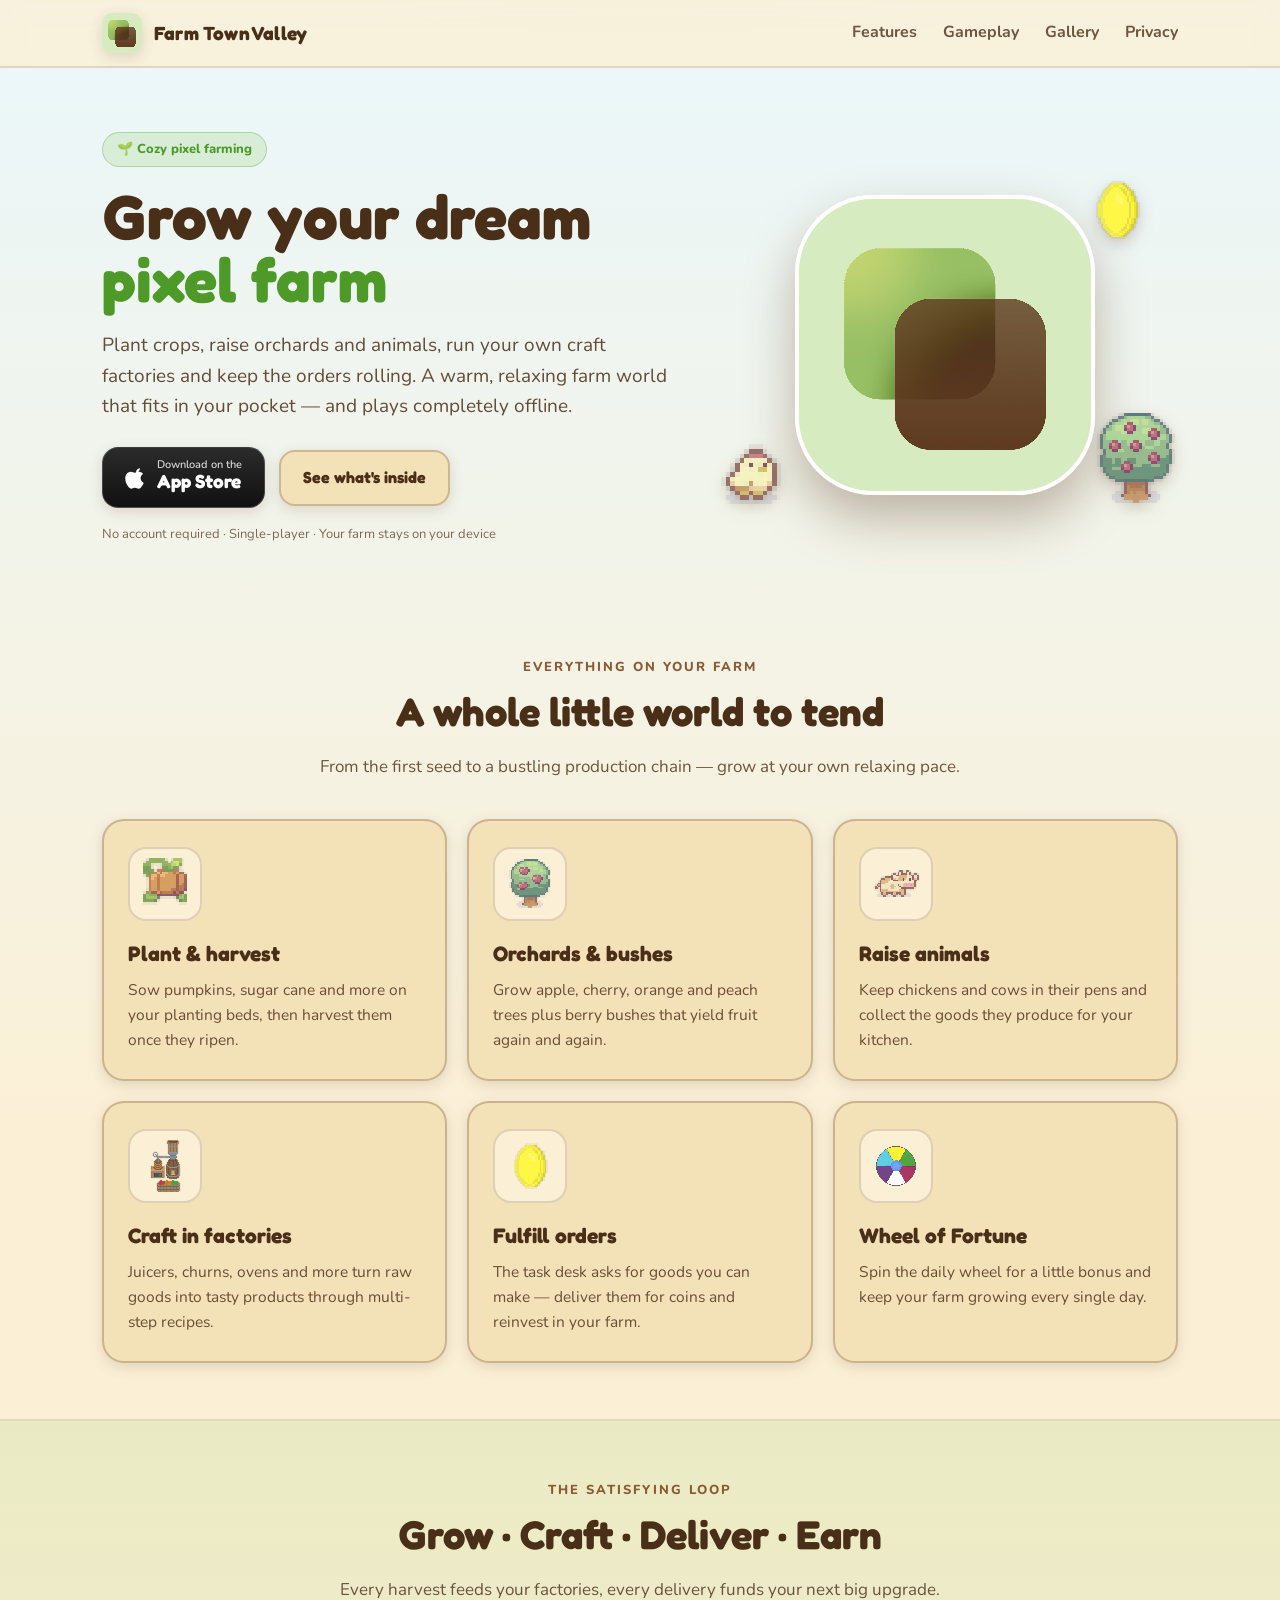
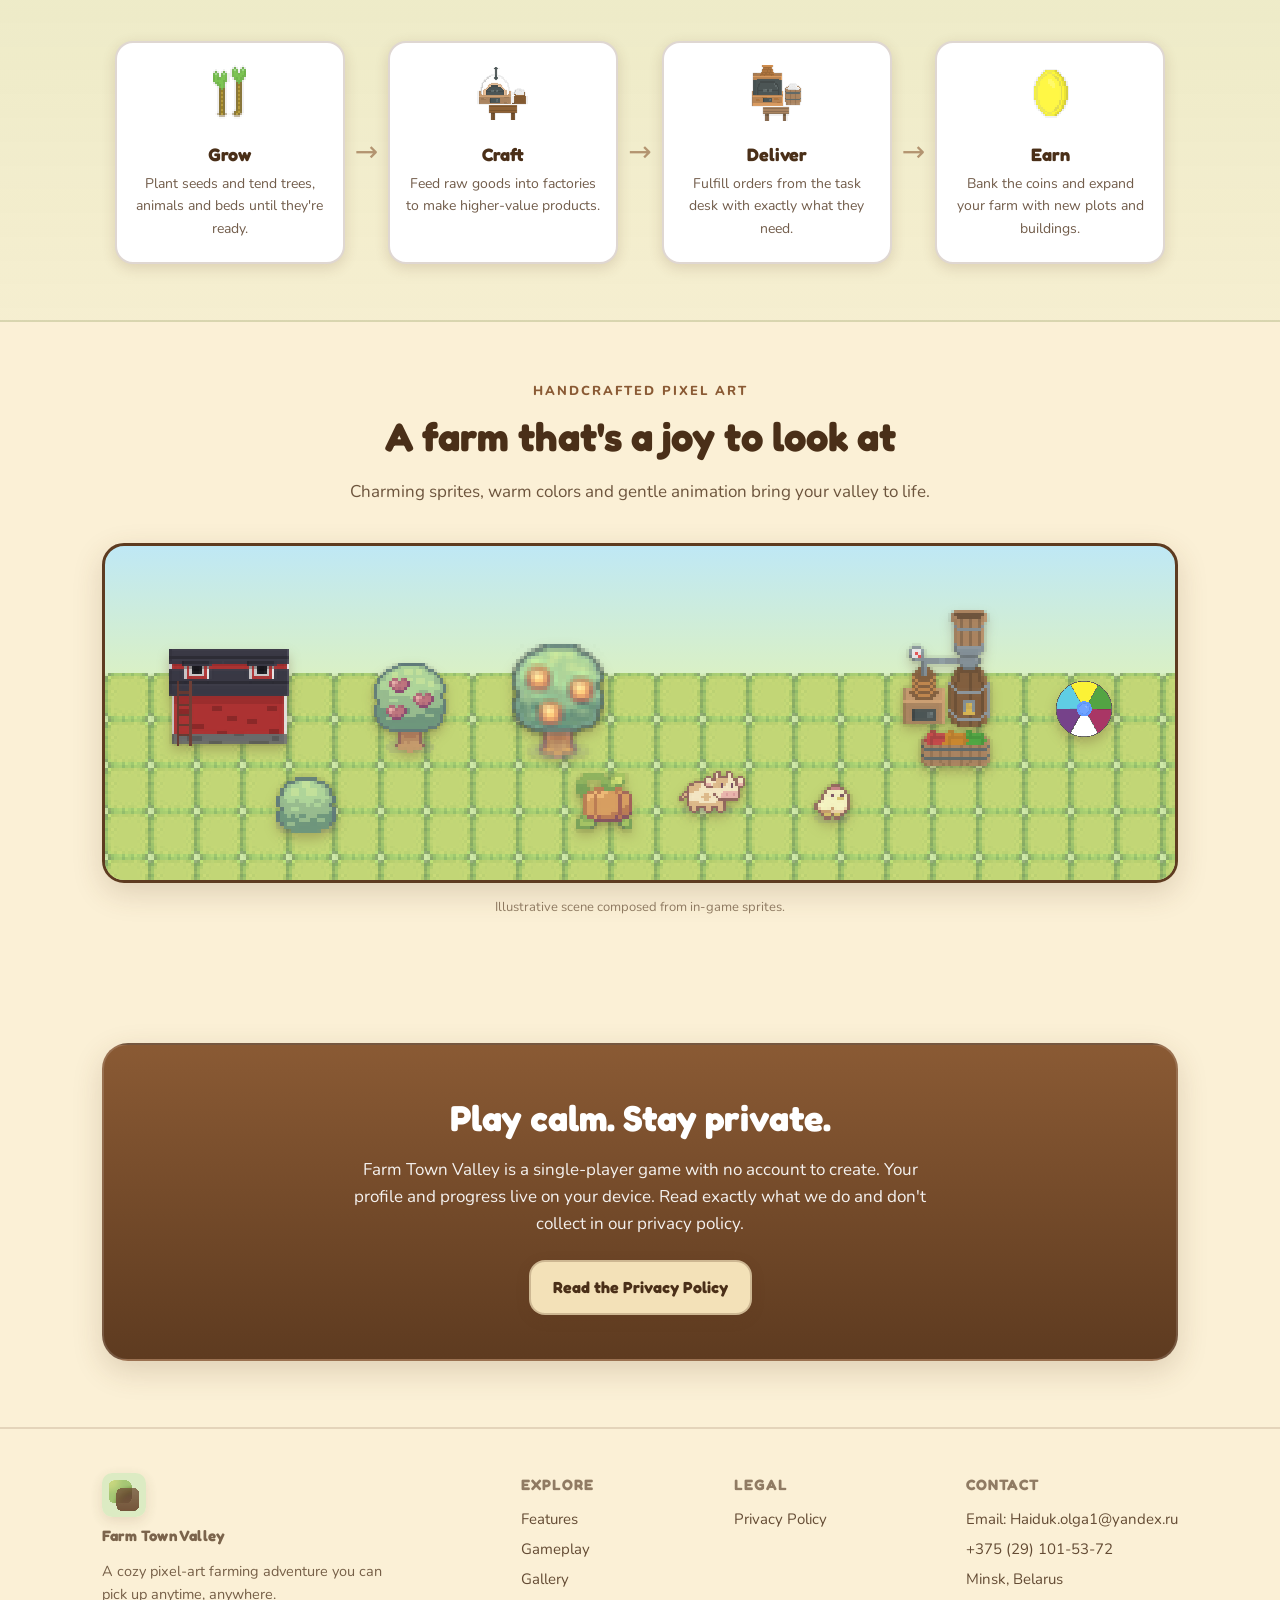
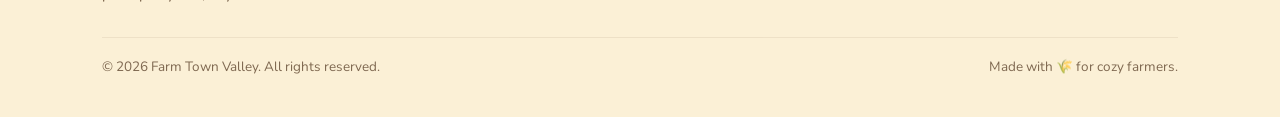
<file: index.html>
<!DOCTYPE html>
<html lang="en">
<head>
    <meta charset="UTF-8" />
    <meta name="viewport" content="width=device-width, initial-scale=1.0" />
    <title>Farm Town Valley — Build your cozy pixel farm</title>
    <meta name="description" content="Farm Town Valley is a cozy pixel-art farming game. Plant crops, grow orchards, raise animals, run craft factories and fulfill orders — right in your pocket, fully offline." />
    <meta property="og:title" content="Farm Town Valley" />
    <meta property="og:description" content="Plant, harvest, craft and grow your dream farm in this cozy pixel-art world." />
    <meta property="og:type" content="website" />
    <link rel="icon" type="image/png" href="assets/icon.png" />
    <link rel="preconnect" href="https://fonts.googleapis.com" />
    <link rel="preconnect" href="https://fonts.gstatic.com" crossorigin />
    <link href="https://fonts.googleapis.com/css2?family=Fredoka:wght@500;600;700&family=Nunito:wght@600;700;800&display=swap" rel="stylesheet" />
    <link rel="stylesheet" href="styles.css" />
</head>
<body>

    <!-- Навигация -->
    <header class="nav">
        <div class="wrap nav-inner">
            <a class="brand" href="index.html">
                <img class="pixel" src="assets/icon.png" alt="Farm Town Valley icon" />
                <span class="brand-name">Farm Town Valley</span>
            </a>
            <nav class="nav-links">
                <a href="#features">Features</a>
                <a href="#gameplay">Gameplay</a>
                <a href="#gallery">Gallery</a>
                <a href="privacy.html">Privacy</a>
            </nav>
        </div>
    </header>

    <!-- Hero -->
    <section class="hero">
        <div class="wrap hero-grid">
            <div class="hero-copy">
                <span class="badge-pill">🌱 Cozy pixel farming</span>
                <h1>Grow your dream <span class="accent">pixel farm</span></h1>
                <p class="lead">
                    Plant crops, raise orchards and animals, run your own craft factories and
                    keep the orders rolling. A warm, relaxing farm world that fits in your pocket —
                    and plays completely offline.
                </p>
                <div class="hero-actions">
                    <a class="btn btn-appstore" href="https://apps.apple.com/us/app/id6817821781" aria-label="Download on the App Store">
                        <svg width="22" height="22" viewBox="0 0 24 24" fill="#fff" aria-hidden="true">
                            <path d="M16.365 1.43c0 1.14-.417 2.2-1.25 3.07-.9.94-2.02 1.5-3.06 1.41-.13-1.1.42-2.26 1.22-3.09.86-.9 2.13-1.53 3.09-1.55.03.05.03.1 0 .16zM20.5 17.1c-.56 1.29-.83 1.86-1.55 3-.99 1.55-2.39 3.48-4.12 3.5-1.54.02-1.94-1-4.03-1-2.09.01-2.53 1.02-4.07 1-1.73-.02-3.05-1.77-4.04-3.31-2.77-4.32-3.06-9.39-1.35-12.08 1.21-1.92 3.12-3.04 4.92-3.04 1.83 0 2.98 1 4.49 1 1.47 0 2.36-1 4.48-1 1.6 0 3.3.87 4.51 2.38-3.96 2.17-3.32 7.82.33 9.55z"/>
                        </svg>
                        <span>
                            <span class="sub">Download on the</span>
                            <span class="big">App Store</span>
                        </span>
                    </a>
                    <a class="btn btn-ghost" href="#features">See what's inside</a>
                </div>
                <p class="hero-note">No account required · Single-player · Your farm stays on your device</p>
            </div>

            <div class="hero-art">
                <img class="app-icon pixel" src="assets/icon.png" alt="Farm Town Valley app icon" />
                <img class="float c pixel" src="assets/coin.png" alt="" />
                <img class="float chk pixel" src="assets/chicken.png" alt="" />
                <img class="float tree pixel" src="assets/cherry_tree.png" alt="" />
            </div>
        </div>
    </section>

    <!-- Фичи -->
    <section id="features">
        <div class="wrap">
            <div class="section-head">
                <span class="eyebrow">Everything on your farm</span>
                <h2>A whole little world to tend</h2>
                <p>From the first seed to a bustling production chain — grow at your own relaxing pace.</p>
            </div>

            <div class="features">
                <article class="card">
                    <div class="ico"><img class="pixel" src="assets/pumpkin_plant.png" alt="" /></div>
                    <h3>Plant &amp; harvest</h3>
                    <p>Sow pumpkins, sugar cane and more on your planting beds, then harvest them once they ripen.</p>
                </article>

                <article class="card">
                    <div class="ico"><img class="pixel" src="assets/apple_tree.png" alt="" /></div>
                    <h3>Orchards &amp; bushes</h3>
                    <p>Grow apple, cherry, orange and peach trees plus berry bushes that yield fruit again and again.</p>
                </article>

                <article class="card">
                    <div class="ico"><img class="pixel" src="assets/cow.png" alt="" /></div>
                    <h3>Raise animals</h3>
                    <p>Keep chickens and cows in their pens and collect the goods they produce for your kitchen.</p>
                </article>

                <article class="card">
                    <div class="ico"><img class="pixel" src="assets/juicer.png" alt="" /></div>
                    <h3>Craft in factories</h3>
                    <p>Juicers, churns, ovens and more turn raw goods into tasty products through multi-step recipes.</p>
                </article>

                <article class="card">
                    <div class="ico"><img class="pixel" src="assets/coin.png" alt="" /></div>
                    <h3>Fulfill orders</h3>
                    <p>The task desk asks for goods you can make — deliver them for coins and reinvest in your farm.</p>
                </article>

                <article class="card">
                    <div class="ico"><img class="pixel" src="assets/wheel.png" alt="" /></div>
                    <h3>Wheel of Fortune</h3>
                    <p>Spin the daily wheel for a little bonus and keep your farm growing every single day.</p>
                </article>
            </div>
        </div>
    </section>

    <!-- Игровой цикл -->
    <section class="loop-band" id="gameplay">
        <div class="wrap">
            <div class="section-head">
                <span class="eyebrow">The satisfying loop</span>
                <h2>Grow · Craft · Deliver · Earn</h2>
                <p>Every harvest feeds your factories, every delivery funds your next big upgrade.</p>
            </div>

            <div class="loop">
                <div class="loop-step">
                    <img class="pixel" src="assets/sugarcane_plant.png" alt="" />
                    <h4>Grow</h4>
                    <p>Plant seeds and tend trees, animals and beds until they're ready.</p>
                </div>
                <div class="loop-arrow">→</div>
                <div class="loop-step">
                    <img class="pixel" src="assets/oven.png" alt="" />
                    <h4>Craft</h4>
                    <p>Feed raw goods into factories to make higher-value products.</p>
                </div>
                <div class="loop-arrow">→</div>
                <div class="loop-step">
                    <img class="pixel" src="assets/pie_oven.png" alt="" />
                    <h4>Deliver</h4>
                    <p>Fulfill orders from the task desk with exactly what they need.</p>
                </div>
                <div class="loop-arrow">→</div>
                <div class="loop-step">
                    <img class="pixel" src="assets/coin.png" alt="" />
                    <h4>Earn</h4>
                    <p>Bank the coins and expand your farm with new plots and buildings.</p>
                </div>
            </div>
        </div>
    </section>

    <!-- Витрина -->
    <section id="gallery">
        <div class="wrap">
            <div class="section-head">
                <span class="eyebrow">Handcrafted pixel art</span>
                <h2>A farm that's a joy to look at</h2>
                <p>Charming sprites, warm colors and gentle animation bring your valley to life.</p>
            </div>

            <div class="scene" aria-hidden="true">
                <div class="ground"></div>
                <img class="sprite pixel" src="assets/barn.png"          style="width:120px; left:6%;  bottom:40%;" alt="" />
                <img class="sprite pixel" src="assets/apple_tree.png"    style="width:96px;  left:24%; bottom:38%;" alt="" />
                <img class="sprite pixel" src="assets/orange_tree.png"   style="width:92px;  left:38%; bottom:36%;" alt="" />
                <img class="sprite pixel" src="assets/cow.png"           style="width:78px;  left:53%; bottom:20%;" alt="" />
                <img class="sprite pixel" src="assets/chicken.png"       style="width:52px;  left:66%; bottom:16%;" alt="" />
                <img class="sprite pixel" src="assets/juicer.png"        style="width:96px;  left:74%; bottom:34%;" alt="" />
                <img class="sprite pixel" src="assets/bush.png"          style="width:60px;  left:16%; bottom:14%;" alt="" />
                <img class="sprite pixel" src="assets/pumpkin_plant.png" style="width:56px;  left:44%; bottom:12%;" alt="" />
                <img class="sprite pixel" src="assets/wheel.png"         style="width:74px;  left:88%; bottom:40%;" alt="" />
            </div>
            <p class="gallery-note">Illustrative scene composed from in-game sprites.</p>
        </div>
    </section>

    <!-- Приватность -->
    <section class="privacy-band">
        <div class="wrap">
            <div class="privacy-card">
                <h2>Play calm. Stay private.</h2>
                <p>
                    Farm Town Valley is a single-player game with no account to create. Your profile and
                    progress live on your device. Read exactly what we do and don't collect in our
                    privacy policy.
                </p>
                <a class="btn btn-ghost" href="privacy.html">Read the Privacy Policy</a>
            </div>
        </div>
    </section>

    <!-- Футер -->
    <footer class="footer">
        <div class="wrap">
            <div class="footer-grid">
                <div class="footer-col" style="max-width:280px;">
                    <a class="brand" href="index.html" style="margin-bottom:12px;">
                        <img class="pixel" src="assets/icon.png" alt="Farm Town Valley icon" />
                        <span class="brand-name">Farm Town Valley</span>
                    </a>
                    <p style="opacity:0.75; font-size:14.5px; margin:0;">
                        A cozy pixel-art farming adventure you can pick up anytime, anywhere.
                    </p>
                </div>

                <div class="footer-col">
                    <h5>Explore</h5>
                    <a href="#features">Features</a>
                    <a href="#gameplay">Gameplay</a>
                    <a href="#gallery">Gallery</a>
                </div>

                <div class="footer-col">
                    <h5>Legal</h5>
                    <a href="privacy.html">Privacy Policy</a>
                </div>

                <div class="footer-col">
                    <h5>Contact</h5>
                    <span>Email: Haiduk.olga1@yandex.ru</span>
                    <a href="tel:+375291015372">+375 (29) 101-53-72</a>
                    <span>Minsk, Belarus</span>
                </div>
            </div>

            <div class="footer-bottom">
                <span>© 2026 Farm Town Valley. All rights reserved.</span>
                <span>Made with 🌾 for cozy farmers.</span>
            </div>
        </div>
    </footer>

</body>
</html>
</file>
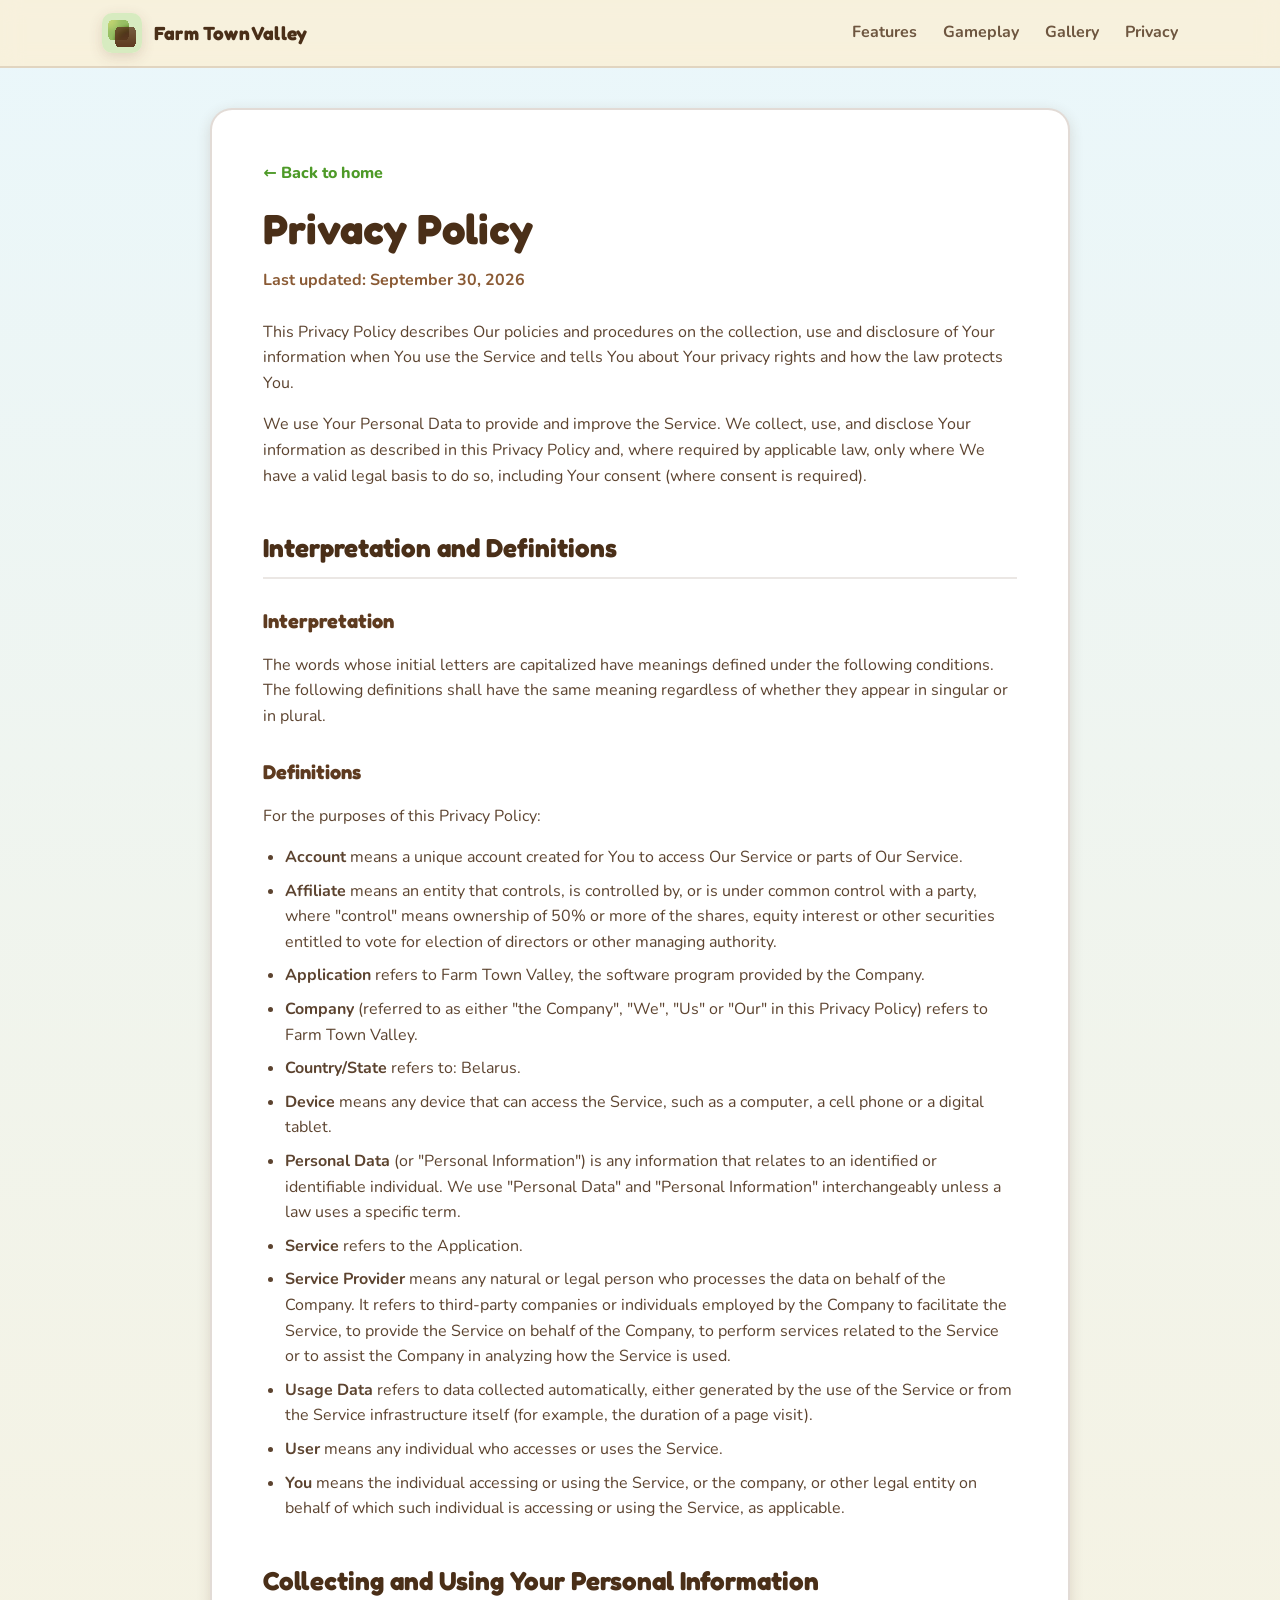
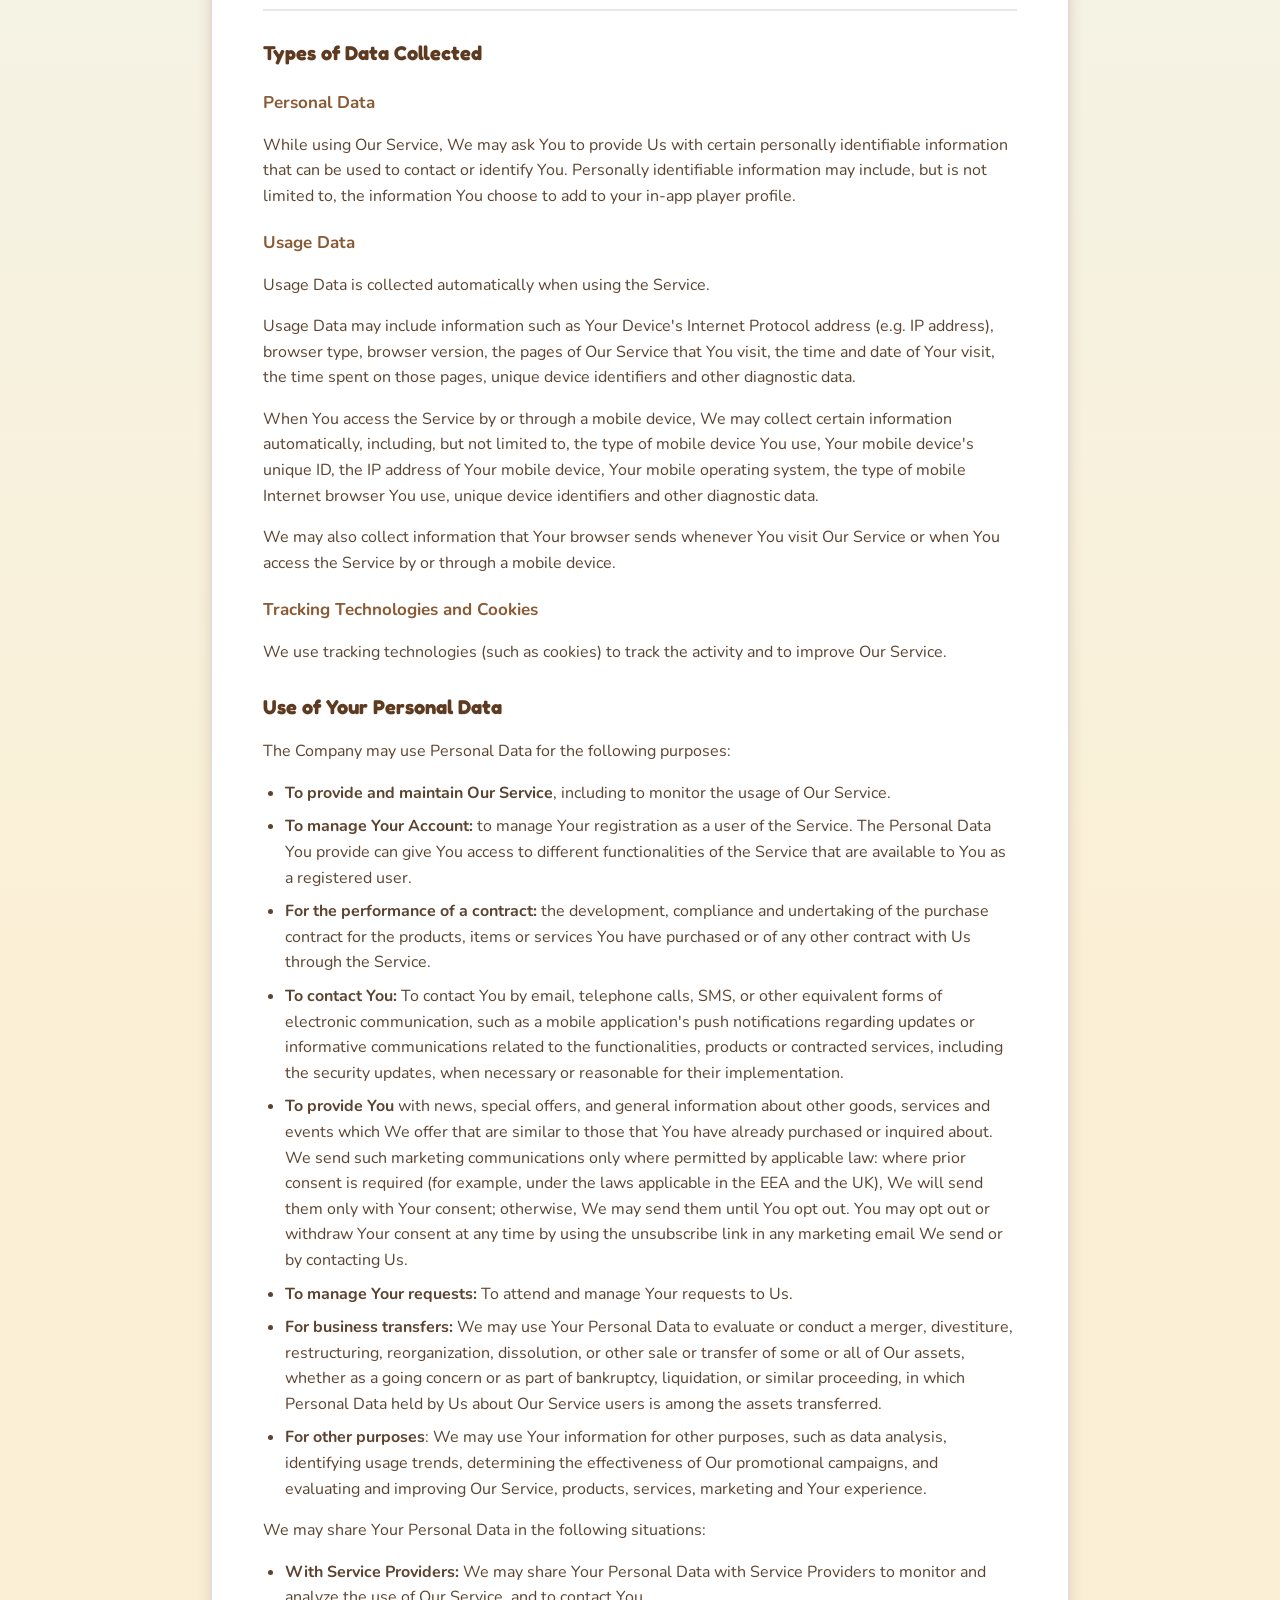
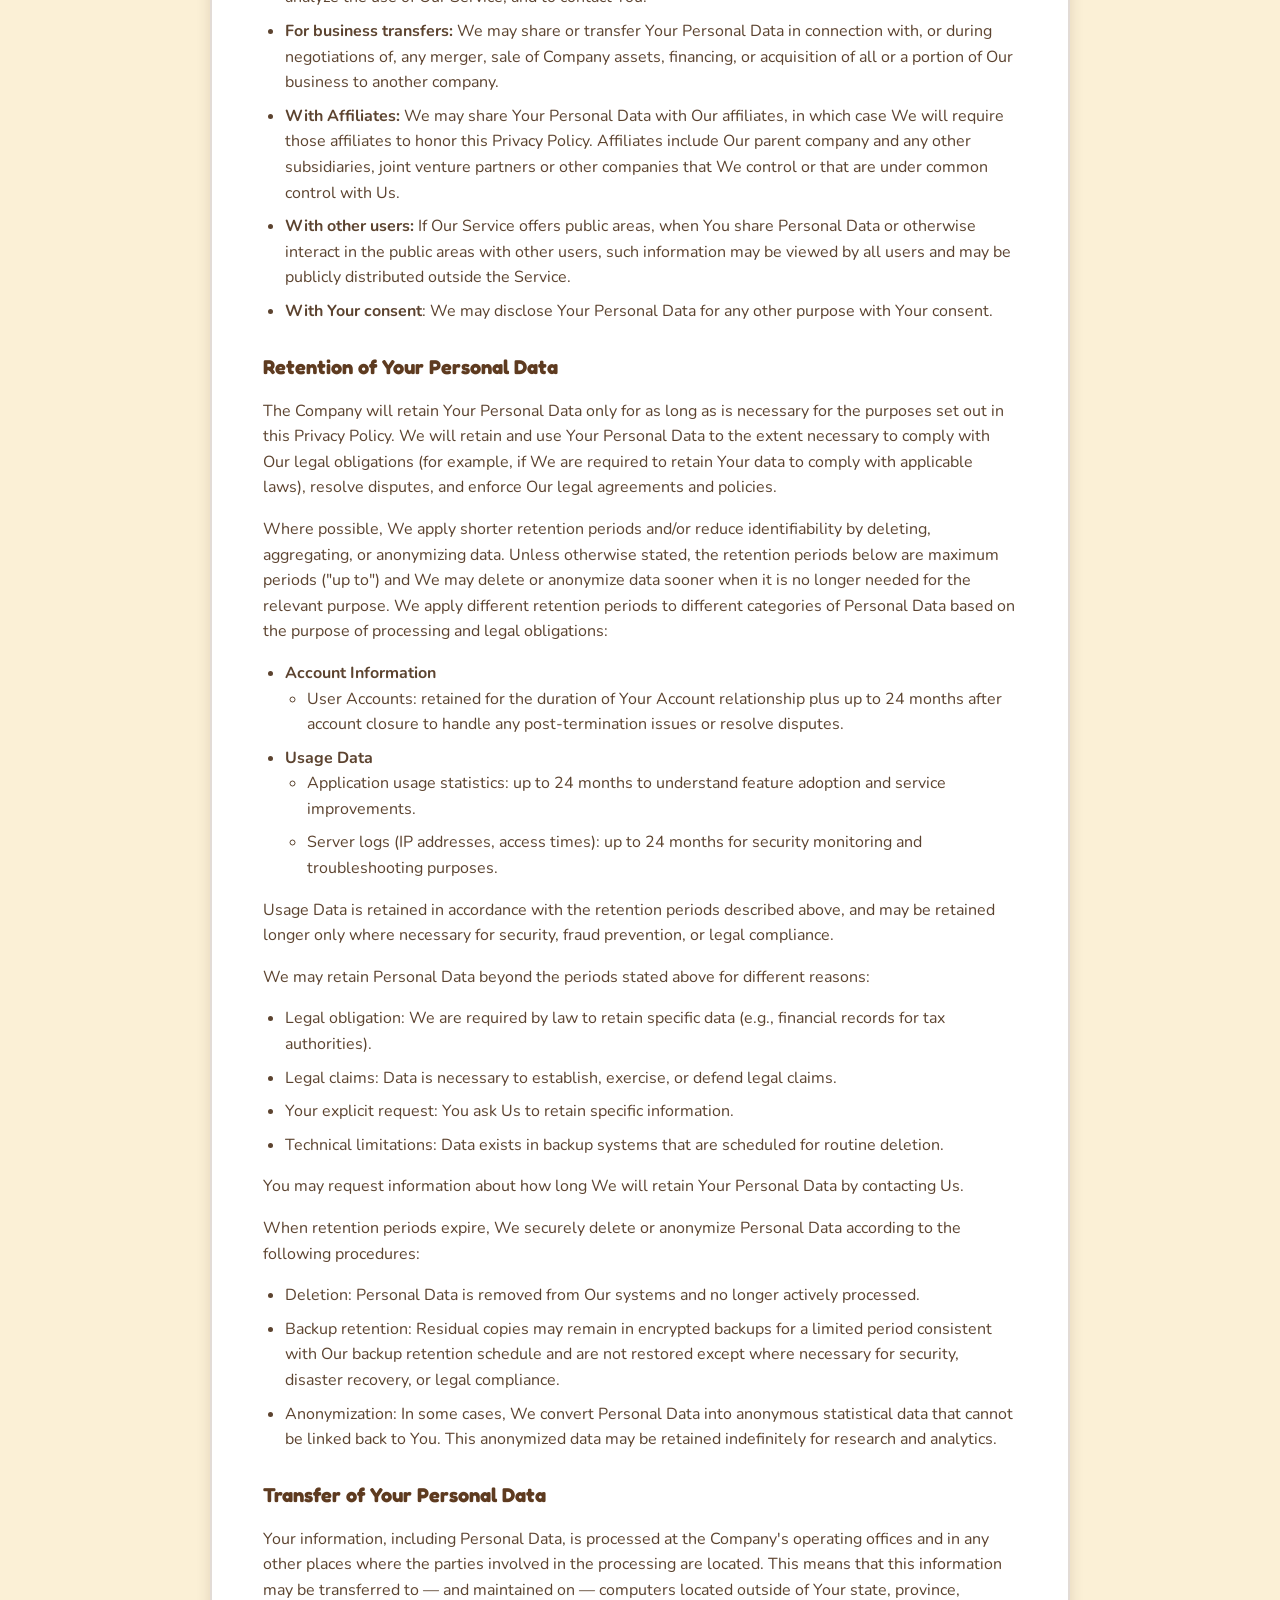
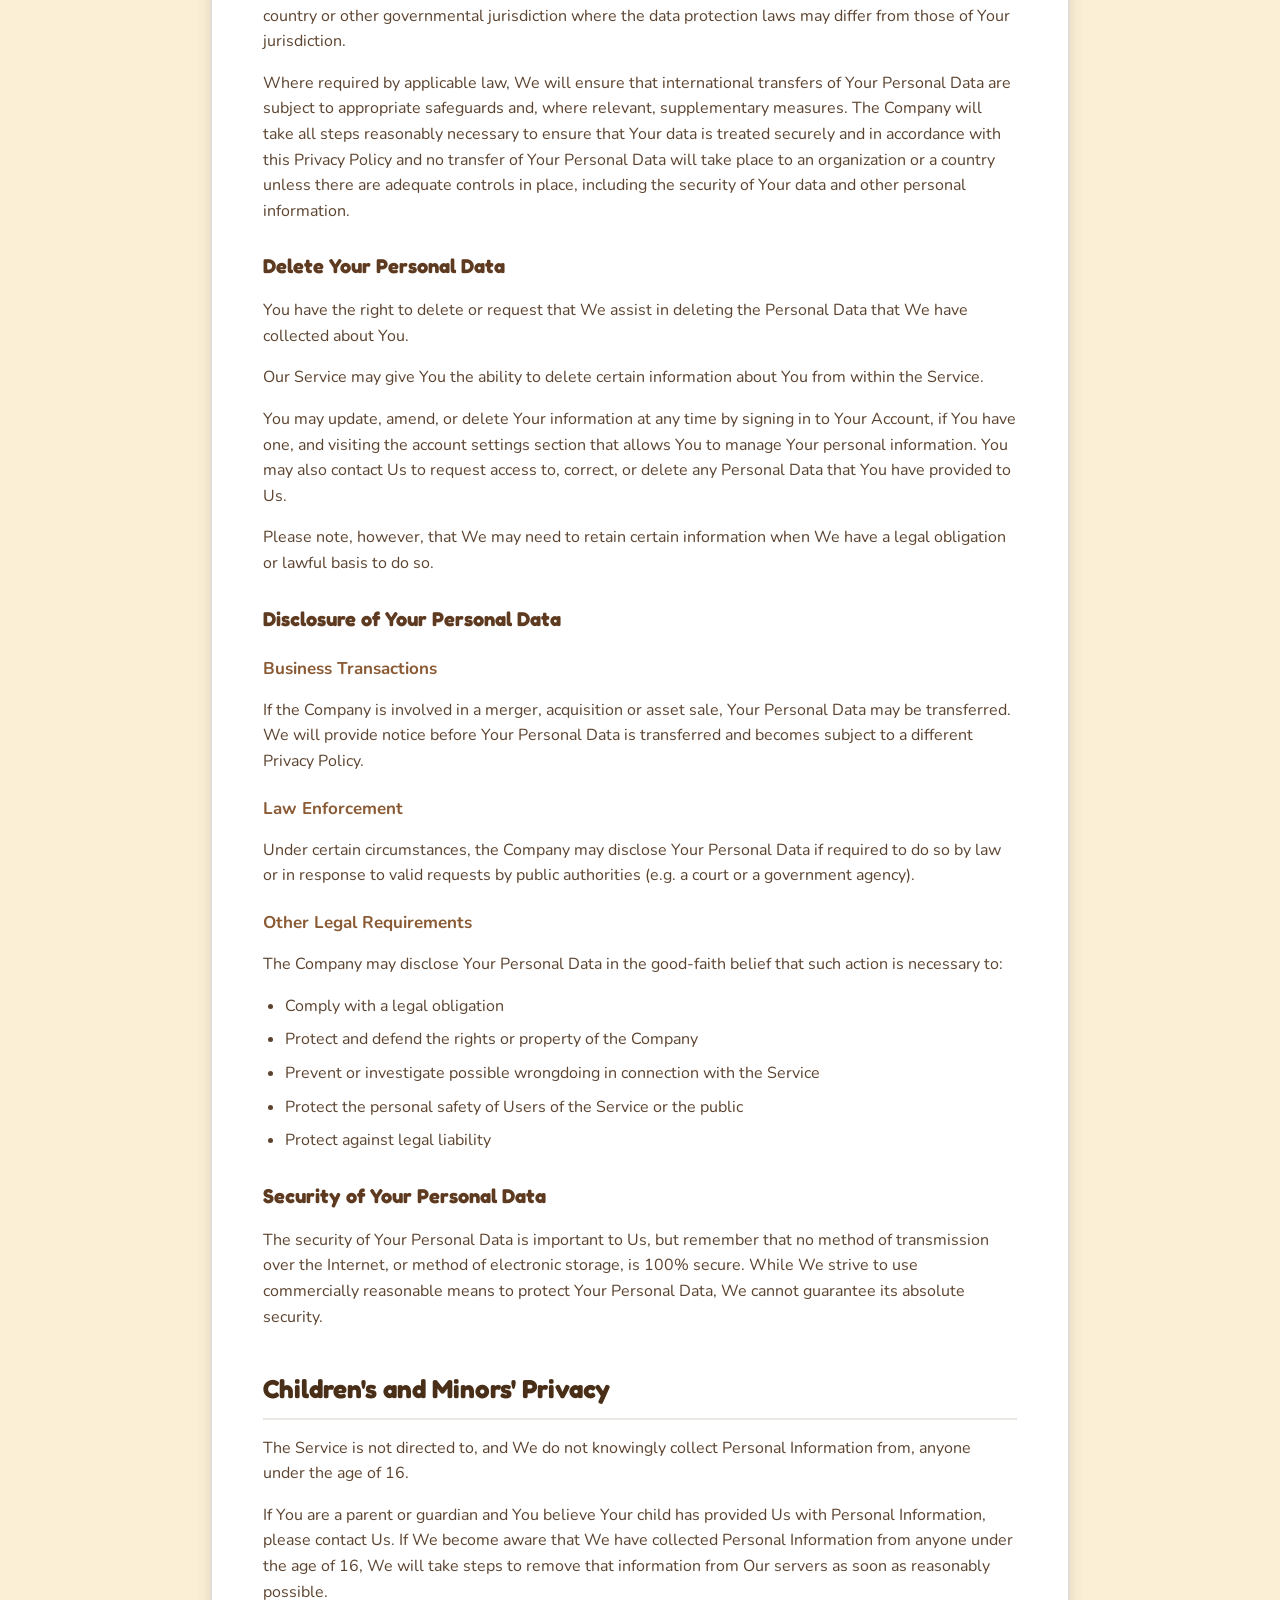
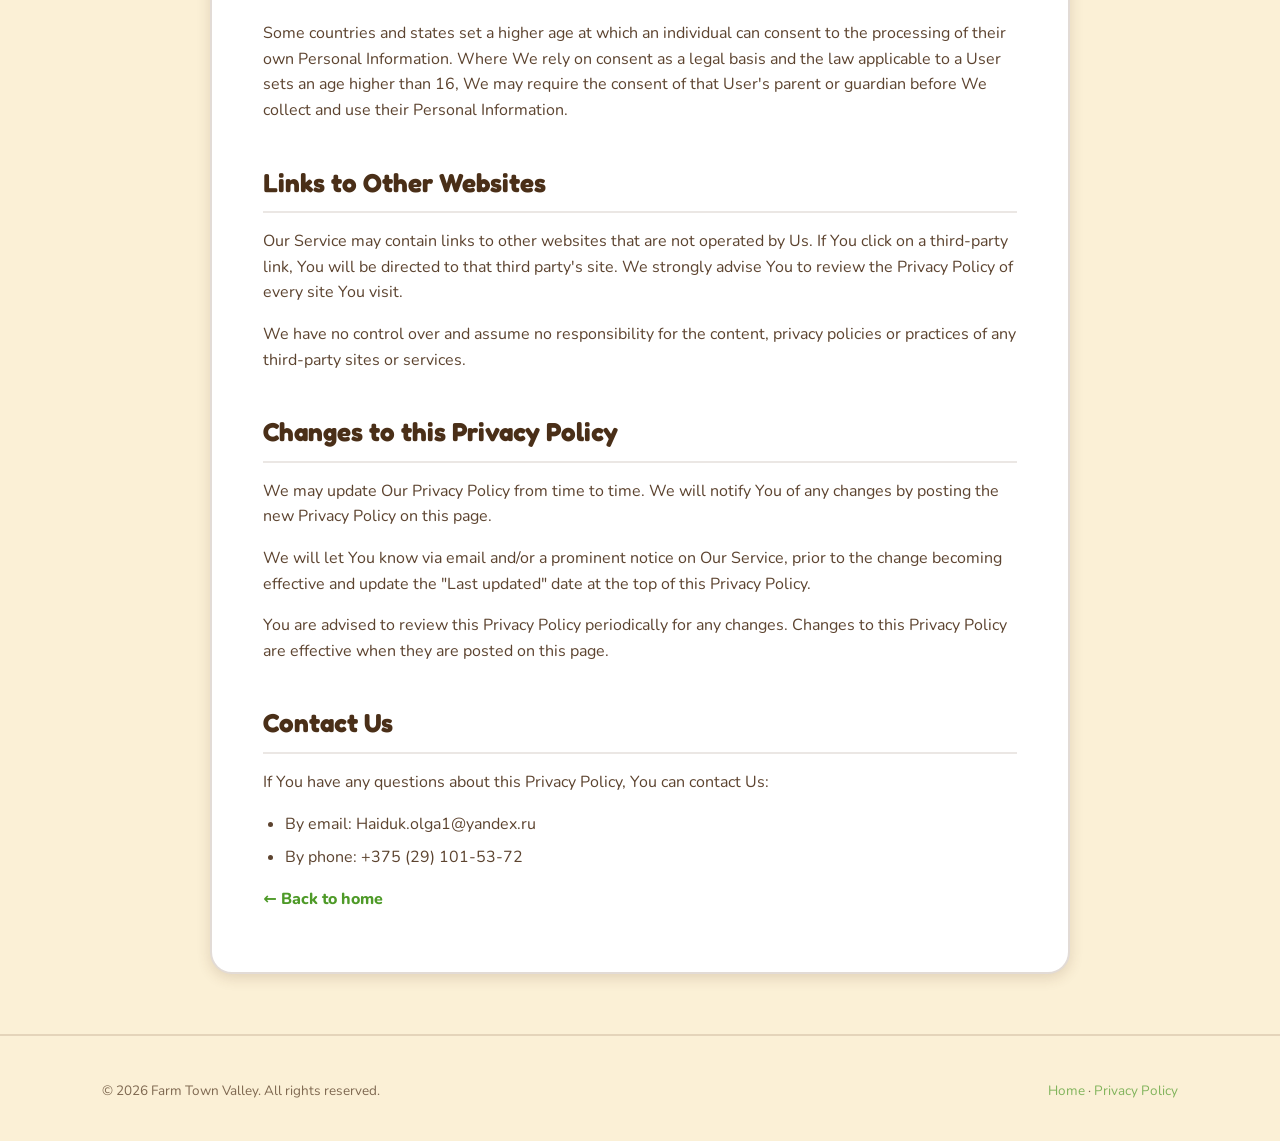
<file: privacy.html>
<!DOCTYPE html>
<html lang="en">
<head>
    <meta charset="UTF-8" />
    <meta name="viewport" content="width=device-width, initial-scale=1.0" />
    <title>Privacy Policy — Farm Town Valley</title>
    <meta name="description" content="Privacy Policy for Farm Town Valley." />
    <meta name="robots" content="index, follow" />
    <link rel="icon" type="image/png" href="assets/icon.png" />
    <link rel="preconnect" href="https://fonts.googleapis.com" />
    <link rel="preconnect" href="https://fonts.gstatic.com" crossorigin />
    <link href="https://fonts.googleapis.com/css2?family=Fredoka:wght@500;600;700&family=Nunito:wght@600;700;800&display=swap" rel="stylesheet" />
    <link rel="stylesheet" href="styles.css" />
</head>
<body>

    <!-- Навигация -->
    <header class="nav">
        <div class="wrap nav-inner">
            <a class="brand" href="index.html">
                <img class="pixel" src="assets/icon.png" alt="Farm Town Valley icon" />
                <span class="brand-name">Farm Town Valley</span>
            </a>
            <nav class="nav-links">
                <a href="index.html#features">Features</a>
                <a href="index.html#gameplay">Gameplay</a>
                <a href="index.html#gallery">Gallery</a>
                <a href="privacy.html">Privacy</a>
            </nav>
        </div>
    </header>

    <main class="wrap">
        <article class="doc">
            <a class="back" href="index.html">← Back to home</a>

            <h1>Privacy Policy</h1>
            <p class="updated">Last updated: September 30, 2026</p>

            <p>This Privacy Policy describes Our policies and procedures on the collection, use and disclosure of Your information when You use the Service and tells You about Your privacy rights and how the law protects You.</p>

            <p>We use Your Personal Data to provide and improve the Service. We collect, use, and disclose Your information as described in this Privacy Policy and, where required by applicable law, only where We have a valid legal basis to do so, including Your consent (where consent is required).</p>

            <h2>Interpretation and Definitions</h2>

            <h3>Interpretation</h3>
            <p>The words whose initial letters are capitalized have meanings defined under the following conditions. The following definitions shall have the same meaning regardless of whether they appear in singular or in plural.</p>

            <h3>Definitions</h3>
            <p>For the purposes of this Privacy Policy:</p>
            <ul>
                <li><strong>Account</strong> means a unique account created for You to access Our Service or parts of Our Service.</li>
                <li><strong>Affiliate</strong> means an entity that controls, is controlled by, or is under common control with a party, where "control" means ownership of 50% or more of the shares, equity interest or other securities entitled to vote for election of directors or other managing authority.</li>
                <li><strong>Application</strong> refers to Farm Town Valley, the software program provided by the Company.</li>
                <li><strong>Company</strong> (referred to as either "the Company", "We", "Us" or "Our" in this Privacy Policy) refers to Farm Town Valley.</li>
                <li><strong>Country/State</strong> refers to: Belarus.</li>
                <li><strong>Device</strong> means any device that can access the Service, such as a computer, a cell phone or a digital tablet.</li>
                <li><strong>Personal Data</strong> (or "Personal Information") is any information that relates to an identified or identifiable individual. We use "Personal Data" and "Personal Information" interchangeably unless a law uses a specific term.</li>
                <li><strong>Service</strong> refers to the Application.</li>
                <li><strong>Service Provider</strong> means any natural or legal person who processes the data on behalf of the Company. It refers to third-party companies or individuals employed by the Company to facilitate the Service, to provide the Service on behalf of the Company, to perform services related to the Service or to assist the Company in analyzing how the Service is used.</li>
                <li><strong>Usage Data</strong> refers to data collected automatically, either generated by the use of the Service or from the Service infrastructure itself (for example, the duration of a page visit).</li>
                <li><strong>User</strong> means any individual who accesses or uses the Service.</li>
                <li><strong>You</strong> means the individual accessing or using the Service, or the company, or other legal entity on behalf of which such individual is accessing or using the Service, as applicable.</li>
            </ul>

            <h2>Collecting and Using Your Personal Information</h2>

            <h3>Types of Data Collected</h3>

            <h4>Personal Data</h4>
            <p>While using Our Service, We may ask You to provide Us with certain personally identifiable information that can be used to contact or identify You. Personally identifiable information may include, but is not limited to, the information You choose to add to your in-app player profile.</p>

            <h4>Usage Data</h4>
            <p>Usage Data is collected automatically when using the Service.</p>
            <p>Usage Data may include information such as Your Device's Internet Protocol address (e.g. IP address), browser type, browser version, the pages of Our Service that You visit, the time and date of Your visit, the time spent on those pages, unique device identifiers and other diagnostic data.</p>
            <p>When You access the Service by or through a mobile device, We may collect certain information automatically, including, but not limited to, the type of mobile device You use, Your mobile device's unique ID, the IP address of Your mobile device, Your mobile operating system, the type of mobile Internet browser You use, unique device identifiers and other diagnostic data.</p>
            <p>We may also collect information that Your browser sends whenever You visit Our Service or when You access the Service by or through a mobile device.</p>

            <h4>Tracking Technologies and Cookies</h4>
            <p>We use tracking technologies (such as cookies) to track the activity and to improve Our Service.</p>

            <h3>Use of Your Personal Data</h3>
            <p>The Company may use Personal Data for the following purposes:</p>
            <ul>
                <li><strong>To provide and maintain Our Service</strong>, including to monitor the usage of Our Service.</li>
                <li><strong>To manage Your Account:</strong> to manage Your registration as a user of the Service. The Personal Data You provide can give You access to different functionalities of the Service that are available to You as a registered user.</li>
                <li><strong>For the performance of a contract:</strong> the development, compliance and undertaking of the purchase contract for the products, items or services You have purchased or of any other contract with Us through the Service.</li>
                <li><strong>To contact You:</strong> To contact You by email, telephone calls, SMS, or other equivalent forms of electronic communication, such as a mobile application's push notifications regarding updates or informative communications related to the functionalities, products or contracted services, including the security updates, when necessary or reasonable for their implementation.</li>
                <li><strong>To provide You</strong> with news, special offers, and general information about other goods, services and events which We offer that are similar to those that You have already purchased or inquired about. We send such marketing communications only where permitted by applicable law: where prior consent is required (for example, under the laws applicable in the EEA and the UK), We will send them only with Your consent; otherwise, We may send them until You opt out. You may opt out or withdraw Your consent at any time by using the unsubscribe link in any marketing email We send or by contacting Us.</li>
                <li><strong>To manage Your requests:</strong> To attend and manage Your requests to Us.</li>
                <li><strong>For business transfers:</strong> We may use Your Personal Data to evaluate or conduct a merger, divestiture, restructuring, reorganization, dissolution, or other sale or transfer of some or all of Our assets, whether as a going concern or as part of bankruptcy, liquidation, or similar proceeding, in which Personal Data held by Us about Our Service users is among the assets transferred.</li>
                <li><strong>For other purposes</strong>: We may use Your information for other purposes, such as data analysis, identifying usage trends, determining the effectiveness of Our promotional campaigns, and evaluating and improving Our Service, products, services, marketing and Your experience.</li>
            </ul>

            <p>We may share Your Personal Data in the following situations:</p>
            <ul>
                <li><strong>With Service Providers:</strong> We may share Your Personal Data with Service Providers to monitor and analyze the use of Our Service, and to contact You.</li>
                <li><strong>For business transfers:</strong> We may share or transfer Your Personal Data in connection with, or during negotiations of, any merger, sale of Company assets, financing, or acquisition of all or a portion of Our business to another company.</li>
                <li><strong>With Affiliates:</strong> We may share Your Personal Data with Our affiliates, in which case We will require those affiliates to honor this Privacy Policy. Affiliates include Our parent company and any other subsidiaries, joint venture partners or other companies that We control or that are under common control with Us.</li>
                <li><strong>With other users:</strong> If Our Service offers public areas, when You share Personal Data or otherwise interact in the public areas with other users, such information may be viewed by all users and may be publicly distributed outside the Service.</li>
                <li><strong>With Your consent</strong>: We may disclose Your Personal Data for any other purpose with Your consent.</li>
            </ul>

            <h3>Retention of Your Personal Data</h3>
            <p>The Company will retain Your Personal Data only for as long as is necessary for the purposes set out in this Privacy Policy. We will retain and use Your Personal Data to the extent necessary to comply with Our legal obligations (for example, if We are required to retain Your data to comply with applicable laws), resolve disputes, and enforce Our legal agreements and policies.</p>
            <p>Where possible, We apply shorter retention periods and/or reduce identifiability by deleting, aggregating, or anonymizing data. Unless otherwise stated, the retention periods below are maximum periods ("up to") and We may delete or anonymize data sooner when it is no longer needed for the relevant purpose. We apply different retention periods to different categories of Personal Data based on the purpose of processing and legal obligations:</p>
            <ul>
                <li><strong>Account Information</strong>
                    <ul>
                        <li>User Accounts: retained for the duration of Your Account relationship plus up to 24 months after account closure to handle any post-termination issues or resolve disputes.</li>
                    </ul>
                </li>
                <li><strong>Usage Data</strong>
                    <ul>
                        <li>Application usage statistics: up to 24 months to understand feature adoption and service improvements.</li>
                        <li>Server logs (IP addresses, access times): up to 24 months for security monitoring and troubleshooting purposes.</li>
                    </ul>
                </li>
            </ul>
            <p>Usage Data is retained in accordance with the retention periods described above, and may be retained longer only where necessary for security, fraud prevention, or legal compliance.</p>
            <p>We may retain Personal Data beyond the periods stated above for different reasons:</p>
            <ul>
                <li>Legal obligation: We are required by law to retain specific data (e.g., financial records for tax authorities).</li>
                <li>Legal claims: Data is necessary to establish, exercise, or defend legal claims.</li>
                <li>Your explicit request: You ask Us to retain specific information.</li>
                <li>Technical limitations: Data exists in backup systems that are scheduled for routine deletion.</li>
            </ul>
            <p>You may request information about how long We will retain Your Personal Data by contacting Us.</p>
            <p>When retention periods expire, We securely delete or anonymize Personal Data according to the following procedures:</p>
            <ul>
                <li>Deletion: Personal Data is removed from Our systems and no longer actively processed.</li>
                <li>Backup retention: Residual copies may remain in encrypted backups for a limited period consistent with Our backup retention schedule and are not restored except where necessary for security, disaster recovery, or legal compliance.</li>
                <li>Anonymization: In some cases, We convert Personal Data into anonymous statistical data that cannot be linked back to You. This anonymized data may be retained indefinitely for research and analytics.</li>
            </ul>

            <h3>Transfer of Your Personal Data</h3>
            <p>Your information, including Personal Data, is processed at the Company's operating offices and in any other places where the parties involved in the processing are located. This means that this information may be transferred to — and maintained on — computers located outside of Your state, province, country or other governmental jurisdiction where the data protection laws may differ from those of Your jurisdiction.</p>
            <p>Where required by applicable law, We will ensure that international transfers of Your Personal Data are subject to appropriate safeguards and, where relevant, supplementary measures. The Company will take all steps reasonably necessary to ensure that Your data is treated securely and in accordance with this Privacy Policy and no transfer of Your Personal Data will take place to an organization or a country unless there are adequate controls in place, including the security of Your data and other personal information.</p>

            <h3>Delete Your Personal Data</h3>
            <p>You have the right to delete or request that We assist in deleting the Personal Data that We have collected about You.</p>
            <p>Our Service may give You the ability to delete certain information about You from within the Service.</p>
            <p>You may update, amend, or delete Your information at any time by signing in to Your Account, if You have one, and visiting the account settings section that allows You to manage Your personal information. You may also contact Us to request access to, correct, or delete any Personal Data that You have provided to Us.</p>
            <p>Please note, however, that We may need to retain certain information when We have a legal obligation or lawful basis to do so.</p>

            <h3>Disclosure of Your Personal Data</h3>

            <h4>Business Transactions</h4>
            <p>If the Company is involved in a merger, acquisition or asset sale, Your Personal Data may be transferred. We will provide notice before Your Personal Data is transferred and becomes subject to a different Privacy Policy.</p>

            <h4>Law Enforcement</h4>
            <p>Under certain circumstances, the Company may disclose Your Personal Data if required to do so by law or in response to valid requests by public authorities (e.g. a court or a government agency).</p>

            <h4>Other Legal Requirements</h4>
            <p>The Company may disclose Your Personal Data in the good-faith belief that such action is necessary to:</p>
            <ul>
                <li>Comply with a legal obligation</li>
                <li>Protect and defend the rights or property of the Company</li>
                <li>Prevent or investigate possible wrongdoing in connection with the Service</li>
                <li>Protect the personal safety of Users of the Service or the public</li>
                <li>Protect against legal liability</li>
            </ul>

            <h3>Security of Your Personal Data</h3>
            <p>The security of Your Personal Data is important to Us, but remember that no method of transmission over the Internet, or method of electronic storage, is 100% secure. While We strive to use commercially reasonable means to protect Your Personal Data, We cannot guarantee its absolute security.</p>

            <h2>Children's and Minors' Privacy</h2>
            <p>The Service is not directed to, and We do not knowingly collect Personal Information from, anyone under the age of 16.</p>
            <p>If You are a parent or guardian and You believe Your child has provided Us with Personal Information, please contact Us. If We become aware that We have collected Personal Information from anyone under the age of 16, We will take steps to remove that information from Our servers as soon as reasonably possible.</p>
            <p>Some countries and states set a higher age at which an individual can consent to the processing of their own Personal Information. Where We rely on consent as a legal basis and the law applicable to a User sets an age higher than 16, We may require the consent of that User's parent or guardian before We collect and use their Personal Information.</p>

            <h2>Links to Other Websites</h2>
            <p>Our Service may contain links to other websites that are not operated by Us. If You click on a third-party link, You will be directed to that third party's site. We strongly advise You to review the Privacy Policy of every site You visit.</p>
            <p>We have no control over and assume no responsibility for the content, privacy policies or practices of any third-party sites or services.</p>

            <h2>Changes to this Privacy Policy</h2>
            <p>We may update Our Privacy Policy from time to time. We will notify You of any changes by posting the new Privacy Policy on this page.</p>
            <p>We will let You know via email and/or a prominent notice on Our Service, prior to the change becoming effective and update the "Last updated" date at the top of this Privacy Policy.</p>
            <p>You are advised to review this Privacy Policy periodically for any changes. Changes to this Privacy Policy are effective when they are posted on this page.</p>

            <h2>Contact Us</h2>
            <p>If You have any questions about this Privacy Policy, You can contact Us:</p>
            <ul>
                <li>By email: Haiduk.olga1@yandex.ru</li>
                <li>By phone: +375 (29) 101-53-72</li>
            </ul>

            <a class="back" href="index.html">← Back to home</a>
        </article>
    </main>

    <footer class="footer">
        <div class="wrap">
            <div class="footer-bottom" style="border:0; margin:0; padding:0;">
                <span>© 2026 Farm Town Valley. All rights reserved.</span>
                <span><a href="index.html">Home</a> · <a href="privacy.html">Privacy Policy</a></span>
            </div>
        </div>
    </footer>

</body>
</html>
</file>
<file: styles.css>
/*
 * Farm Town Valley — сайт-презентация
 * Палитра и стиль повторяют «деревенскую» тему игры (FarmTheme).
 */

:root {
    --wood: #8a5a34;
    --wood-dark: #5e3b20;
    --cream: #fbf0d6;
    --parchment: #f3e1b8;
    --leaf: #6fbf3c;
    --leaf-dark: #4e9a28;
    --sky: #8fd0e8;
    --coin: #f5c518;
    --tomato: #e4572e;
    --ink: #4a2f18;

    --radius: 22px;
    --shadow: 0 10px 30px rgba(94, 59, 32, 0.18);
    --shadow-sm: 0 4px 14px rgba(94, 59, 32, 0.16);
    --maxw: 1120px;
}

* {
    box-sizing: border-box;
}

html {
    scroll-behavior: smooth;
}

body {
    margin: 0;
    font-family: "Nunito", system-ui, -apple-system, "Segoe UI", sans-serif;
    color: var(--ink);
    background:
        radial-gradient(1200px 600px at 50% -10%, rgba(143, 208, 232, 0.55), transparent 60%),
        linear-gradient(180deg, #eaf7fb 0%, var(--cream) 34%, var(--cream) 100%);
    line-height: 1.6;
    -webkit-font-smoothing: antialiased;
    overflow-x: hidden;
}

h1, h2, h3, .brand-name, .btn {
    font-family: "Fredoka", "Nunito", system-ui, sans-serif;
    font-weight: 700;
}

img.pixel {
    image-rendering: pixelated;
    image-rendering: crisp-edges;
}

a {
    color: var(--leaf-dark);
    text-decoration: none;
}

.wrap {
    width: 100%;
    max-width: var(--maxw);
    margin: 0 auto;
    padding: 0 22px;
}

/* ---------- Навигация ---------- */

.nav {
    position: sticky;
    top: 0;
    z-index: 50;
    backdrop-filter: blur(10px);
    background: rgba(251, 240, 214, 0.82);
    border-bottom: 2px solid rgba(94, 59, 32, 0.15);
}

.nav-inner {
    display: flex;
    align-items: center;
    justify-content: space-between;
    height: 66px;
}

.brand {
    display: flex;
    align-items: center;
    gap: 12px;
}

.brand img {
    width: 40px;
    height: 40px;
    border-radius: 10px;
    box-shadow: var(--shadow-sm);
}

.brand-name {
    font-size: 19px;
    color: var(--ink);
    letter-spacing: 0.2px;
}

.nav-links {
    display: flex;
    gap: 26px;
    align-items: center;
    font-weight: 700;
}

.nav-links a {
    color: var(--ink);
    opacity: 0.8;
    transition: opacity 0.15s;
}

.nav-links a:hover {
    opacity: 1;
}

@media (max-width: 720px) {
    .nav-links {
        display: none;
    }
}

/* ---------- Кнопки ---------- */

.btn {
    display: inline-flex;
    align-items: center;
    gap: 10px;
    padding: 13px 22px;
    border-radius: 16px;
    color: #fff;
    background: linear-gradient(180deg, var(--leaf), var(--leaf-dark));
    border: 1.5px solid rgba(255, 255, 255, 0.35);
    box-shadow: var(--shadow-sm);
    font-size: 16px;
    cursor: pointer;
    transition: transform 0.12s ease, box-shadow 0.12s ease;
}

.btn:hover {
    transform: translateY(-2px);
    box-shadow: 0 8px 20px rgba(94, 59, 32, 0.22);
}

.btn-appstore {
    background: linear-gradient(180deg, #2b2b2b, #111);
    border-color: rgba(255, 255, 255, 0.18);
    padding: 11px 22px;
}

.btn-appstore .sub {
    font-family: "Nunito", sans-serif;
    font-weight: 600;
    font-size: 11px;
    opacity: 0.8;
    line-height: 1;
    display: block;
}

.btn-appstore .big {
    font-size: 19px;
    line-height: 1.1;
}

.btn-ghost {
    background: var(--parchment);
    color: var(--ink);
    border: 2px solid rgba(94, 59, 32, 0.25);
}

/* ---------- Hero ---------- */

.hero {
    position: relative;
    padding: 64px 0 40px;
    overflow: hidden;
}

.hero-grid {
    display: grid;
    grid-template-columns: 1.1fr 0.9fr;
    gap: 40px;
    align-items: center;
}

.badge-pill {
    display: inline-flex;
    align-items: center;
    gap: 8px;
    background: rgba(111, 191, 60, 0.16);
    color: var(--leaf-dark);
    border: 1.5px solid rgba(78, 154, 40, 0.3);
    padding: 6px 14px;
    border-radius: 999px;
    font-weight: 800;
    font-size: 13px;
}

.hero h1 {
    font-size: clamp(38px, 6vw, 62px);
    line-height: 1.02;
    margin: 18px 0 14px;
    color: var(--ink);
}

.hero h1 .accent {
    color: var(--leaf-dark);
}

.hero .lead {
    font-size: 19px;
    max-width: 30em;
    color: rgba(74, 47, 24, 0.85);
    margin-bottom: 26px;
}

.hero-actions {
    display: flex;
    gap: 14px;
    flex-wrap: wrap;
    align-items: center;
}

.hero-note {
    margin-top: 16px;
    font-size: 13px;
    opacity: 0.7;
}

/* Иконка + сцена */

.hero-art {
    position: relative;
    display: flex;
    justify-content: center;
}

.app-icon {
    width: min(300px, 70vw);
    height: auto;
    border-radius: 26%;
    box-shadow: 0 24px 50px rgba(94, 59, 32, 0.35);
    border: 4px solid #fff;
}

.float {
    position: absolute;
    animation: bob 4s ease-in-out infinite;
    filter: drop-shadow(0 6px 8px rgba(94, 59, 32, 0.25));
}

.float.c { width: 66px; top: -18px; right: 6%; animation-delay: 0.2s; }
.float.chk { width: 74px; bottom: -14px; left: 2%; animation-delay: 0.8s; }
.float.tree { width: 96px; bottom: -8px; right: -6px; animation-delay: 1.4s; }

@keyframes bob {
    0%, 100% { transform: translateY(0) rotate(-2deg); }
    50% { transform: translateY(-12px) rotate(2deg); }
}

@media (max-width: 860px) {
    .hero-grid {
        grid-template-columns: 1fr;
        text-align: center;
    }
    .hero-actions { justify-content: center; }
    .hero .lead { margin-left: auto; margin-right: auto; }
    .hero-art { margin-top: 26px; }
}

/* ---------- Секции ---------- */

section {
    padding: 56px 0;
}

.section-head {
    text-align: center;
    max-width: 40em;
    margin: 0 auto 38px;
}

.section-head h2 {
    font-size: clamp(28px, 4vw, 40px);
    margin: 0 0 10px;
    color: var(--ink);
}

.section-head p {
    font-size: 17px;
    opacity: 0.8;
    margin: 0;
}

.eyebrow {
    text-transform: uppercase;
    letter-spacing: 2px;
    font-size: 13px;
    font-weight: 800;
    color: var(--wood);
}

/* ---------- Карточки фич ---------- */

.features {
    display: grid;
    grid-template-columns: repeat(3, 1fr);
    gap: 20px;
}

.card {
    background: var(--parchment);
    border: 2px solid rgba(94, 59, 32, 0.28);
    border-radius: var(--radius);
    padding: 26px 24px;
    box-shadow: var(--shadow-sm);
    transition: transform 0.15s ease, box-shadow 0.15s ease;
}

.card:hover {
    transform: translateY(-4px);
    box-shadow: var(--shadow);
}

.card .ico {
    width: 74px;
    height: 74px;
    display: grid;
    place-items: center;
    background: var(--cream);
    border-radius: 18px;
    border: 2px solid rgba(94, 59, 32, 0.18);
    margin-bottom: 16px;
}

.card .ico img {
    width: 52px;
    height: 52px;
    object-fit: contain;
}

.card h3 {
    font-size: 21px;
    margin: 0 0 8px;
}

.card p {
    margin: 0;
    opacity: 0.82;
    font-size: 15.5px;
}

@media (max-width: 860px) {
    .features { grid-template-columns: repeat(2, 1fr); }
}

@media (max-width: 560px) {
    .features { grid-template-columns: 1fr; }
}

/* ---------- Игровой цикл ---------- */

.loop-band {
    background:
        linear-gradient(180deg, rgba(111, 191, 60, 0.12), rgba(111, 191, 60, 0.04)),
        var(--cream);
    border-top: 2px solid rgba(94, 59, 32, 0.12);
    border-bottom: 2px solid rgba(94, 59, 32, 0.12);
}

.loop {
    display: flex;
    align-items: stretch;
    justify-content: center;
    gap: 10px;
    flex-wrap: wrap;
}

.loop-step {
    flex: 1 1 180px;
    max-width: 230px;
    text-align: center;
    background: #fff;
    border: 2px solid rgba(94, 59, 32, 0.2);
    border-radius: 18px;
    padding: 22px 16px;
    box-shadow: var(--shadow-sm);
}

.loop-step img {
    width: 56px;
    height: 56px;
    object-fit: contain;
    margin-bottom: 10px;
}

.loop-step h4 {
    margin: 0 0 4px;
    font-family: "Fredoka", sans-serif;
    font-size: 18px;
}

.loop-step p {
    margin: 0;
    font-size: 14px;
    opacity: 0.78;
}

.loop-arrow {
    display: grid;
    place-items: center;
    font-size: 28px;
    color: var(--wood);
    opacity: 0.6;
}

@media (max-width: 720px) {
    .loop-arrow { transform: rotate(90deg); }
}

/* ---------- Витрина-сцена ---------- */

.scene {
    position: relative;
    border-radius: var(--radius);
    overflow: hidden;
    border: 3px solid var(--wood-dark);
    box-shadow: var(--shadow);
    background:
        linear-gradient(180deg, #bfe8f5 0%, #d9f0c6 38%, #cfe9a8 39%, #cfe9a8 100%);
    min-height: 340px;
}

.scene .ground {
    position: absolute;
    left: 0;
    right: 0;
    bottom: 0;
    height: 62%;
    background-image: url("assets/grass.png");
    background-size: 46px 46px;
    image-rendering: pixelated;
    opacity: 0.9;
}

.scene .sprite {
    position: absolute;
    image-rendering: pixelated;
    filter: drop-shadow(0 6px 6px rgba(94, 59, 32, 0.28));
}

.gallery-note {
    text-align: center;
    margin-top: 14px;
    font-size: 13px;
    opacity: 0.6;
}

/* ---------- Приват-баннер ---------- */

.privacy-band {
    text-align: center;
}

.privacy-card {
    background: linear-gradient(180deg, var(--wood), var(--wood-dark));
    color: #fff;
    border-radius: 26px;
    padding: 44px 30px;
    box-shadow: var(--shadow);
    border: 2px solid rgba(255, 255, 255, 0.14);
}

.privacy-card h2 {
    color: #fff;
    margin: 0 0 10px;
    font-size: clamp(26px, 4vw, 36px);
}

.privacy-card p {
    max-width: 34em;
    margin: 0 auto 22px;
    opacity: 0.92;
    font-size: 17px;
}

/* ---------- Футер ---------- */

.footer {
    padding: 44px 0 40px;
    border-top: 2px solid rgba(94, 59, 32, 0.15);
    margin-top: 10px;
}

.footer-grid {
    display: flex;
    justify-content: space-between;
    gap: 28px;
    flex-wrap: wrap;
    align-items: flex-start;
}

.footer .brand img { width: 44px; height: 44px; }

.footer-col h5 {
    font-family: "Fredoka", sans-serif;
    font-size: 15px;
    margin: 0 0 10px;
    text-transform: uppercase;
    letter-spacing: 1px;
    opacity: 0.6;
}

.footer-col a,
.footer-col span {
    display: block;
    color: var(--ink);
    opacity: 0.85;
    margin-bottom: 6px;
    font-size: 15px;
}

.footer-bottom {
    margin-top: 30px;
    padding-top: 18px;
    border-top: 1px solid rgba(94, 59, 32, 0.12);
    font-size: 13.5px;
    opacity: 0.7;
    display: flex;
    justify-content: space-between;
    gap: 12px;
    flex-wrap: wrap;
}

/* ---------- Страница privacy ---------- */

.doc {
    background: #fff;
    border: 2px solid rgba(94, 59, 32, 0.18);
    border-radius: var(--radius);
    box-shadow: var(--shadow-sm);
    padding: clamp(24px, 4vw, 52px);
    margin: 40px auto 60px;
    max-width: 860px;
}

.doc h1 {
    font-size: clamp(30px, 5vw, 42px);
    margin: 0 0 6px;
}

.doc .updated {
    color: var(--wood);
    font-weight: 700;
    margin: 0 0 26px;
}

.doc h2 {
    font-size: 26px;
    margin: 38px 0 12px;
    padding-bottom: 8px;
    border-bottom: 2px solid rgba(94, 59, 32, 0.12);
}

.doc h3 {
    font-size: 20px;
    margin: 26px 0 10px;
    color: var(--wood-dark);
}

.doc h4 {
    font-size: 17px;
    margin: 20px 0 8px;
    color: var(--wood);
}

.doc p,
.doc li {
    font-size: 16px;
    color: rgba(74, 47, 24, 0.9);
}

.doc ul {
    padding-left: 22px;
}

.doc li {
    margin-bottom: 8px;
}

.doc a.back {
    display: inline-flex;
    align-items: center;
    gap: 8px;
    margin-bottom: 8px;
    font-weight: 800;
}
</file>
